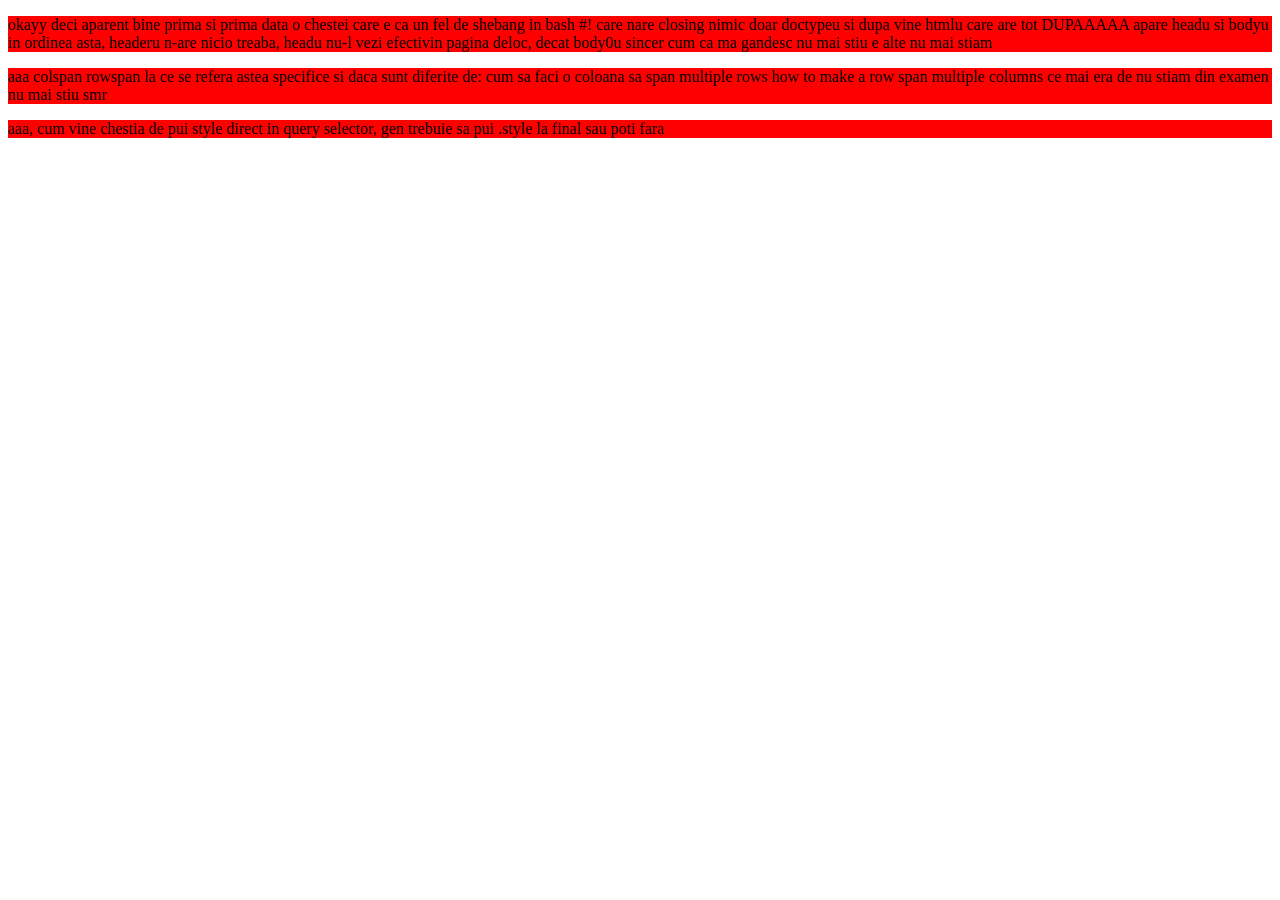
<file: exam-notes-messin-around/freakin-html-aparent-nuj/index.html>
<!DOCTYPE html>
<html lang="en">

<head>
    <meta charset="UTF-8">
    <meta name="viewport" content="width=device-width, initial-scale=1.0">
    <script src="https://ajax.googleapis.com/ajax/libs/jquery/3.7.1/jquery.min.js"></script>
    <title>lol</title>
</head>

<body>
    <p>
        okayy deci aparent bine prima si prima data o chestei care e ca un fel de shebang in bash #!
        care nare closing nimic doar doctypeu
        si dupa vine htmlu care are tot
        DUPAAAAA apare headu si bodyu in ordinea asta, headeru n-are nicio treaba, headu nu-l vezi efectivin pagina
        deloc,
        decat body0u
        sincer cum ca ma gandesc nu mai stiu e alte nu mai stiam
    </p>

    <p>
        aaa
        colspan

        rowspan

        la ce se refera astea specifice si daca sunt diferite de:
        cum sa faci o coloana sa span multiple rows
        how to make a row span multiple columns

        ce mai era de nu stiam din examen
        nu mai stiu smr

    </p>

    <p>
        aaa, cum vine chestia de pui style direct in query selector, gen trebuie sa pui .style la final sau poti fara
    </p>


    <script src="js.js"></script>
</body>

</html>
</file>
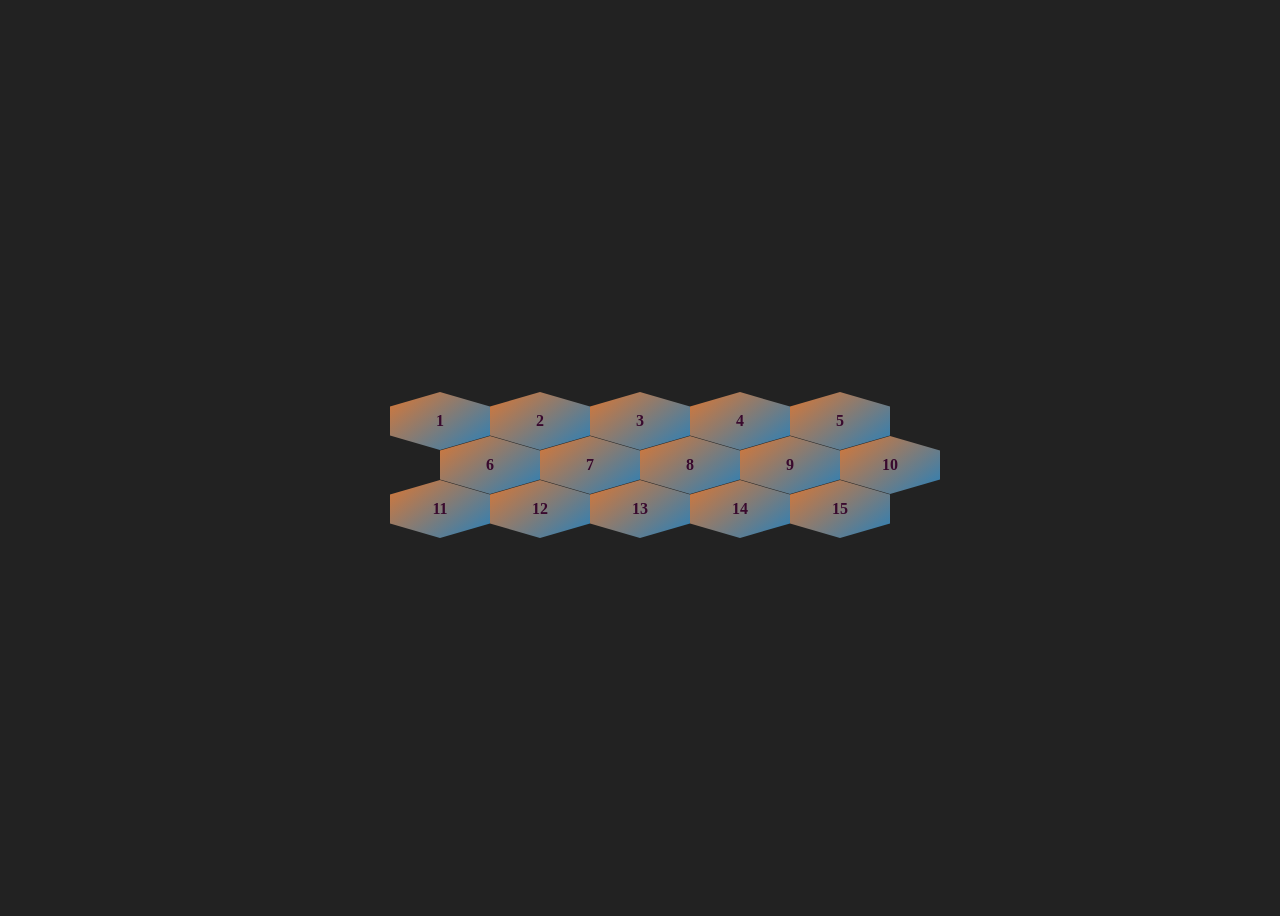
<file: l2/l2_1.html>
<!DOCTYPE html>
<html lang="en">

<head>
    <meta charset="UTF-8">
    <meta name="viewport" content="width=device-width, initial-scale=1.0">
    <title>Hexagon Grid</title>
    <link rel="stylesheet" href="l2_1.css">
</head>

<body>
    <div class="hex-grid">
        <div class="hex">1</div>
        <div class="hex">2</div>
        <div class="hex">3</div>
        <div class="hex">4</div>
        <div class="hex">5</div>

        <div class="hex row-offset">6</div>
        <div class="hex row-offset">7</div>
        <div class="hex row-offset">8</div>
        <div class="hex row-offset">9</div>
        <div class="hex row-offset">10</div>

        <div class="hex">11</div>
        <div class="hex">12</div>
        <div class="hex">13</div>
        <div class="hex">14</div>
        <div class="hex">15</div>
    </div>
</body>

</html>
</file>
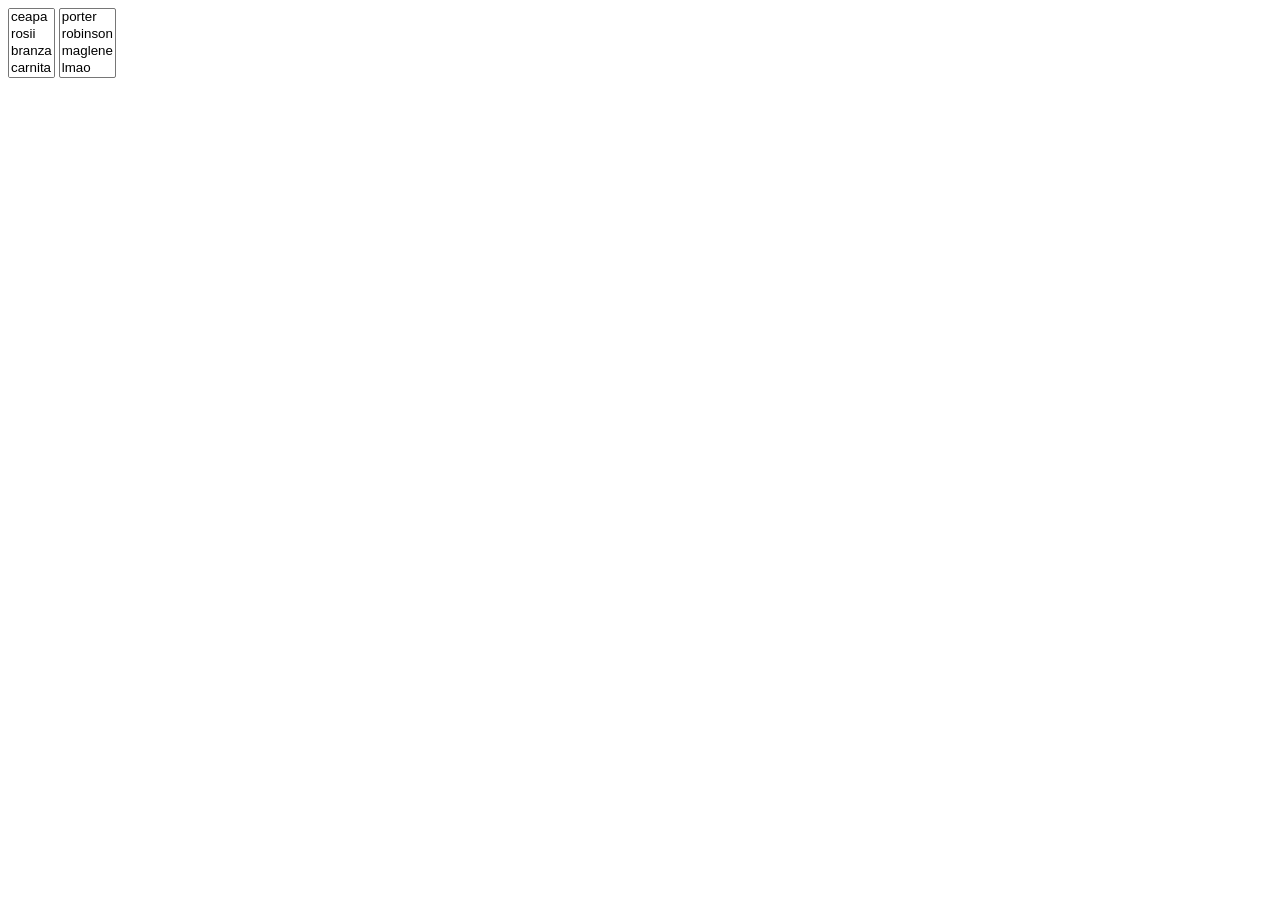
<file: l4-sau-5-idk/nasa.html>
<!DOCTYPE html>
<html lang="en">

<head>
    <meta charset="UTF-8">
    <meta name="viewport" content="width=device-width, initial-scale=1.0">
    <title>ca un todo list</title>
</head>

<body>

    <select name="sel1" id="sel1" multiple ondblclick="moveItem('sel1', 'sel2')">
        <option value="1" class="fromsel1">ceapa</option>
        <option value="2" class="fromsel1">rosii</option>
        <option value="3" class="fromsel1">branza</option>
        <option value="4" class="fromsel1">carnita</option>
        <option value="5" class="fromsel1">sjmen</option>
    </select>

    <select name="sel2" id="sel2" multiple ondblclick="moveItem('sel2', 'sel1')">
        <option value="1" class="fromsel2">porter</option>
        <option value="2" class="fromsel2">robinson</option>
        <option value="3" class="fromsel2">maglene</option>
        <option value="4" class="fromsel2">lmao</option>
    </select>


    <script src="nasa.js"></script>
</body>

</html>
</file>
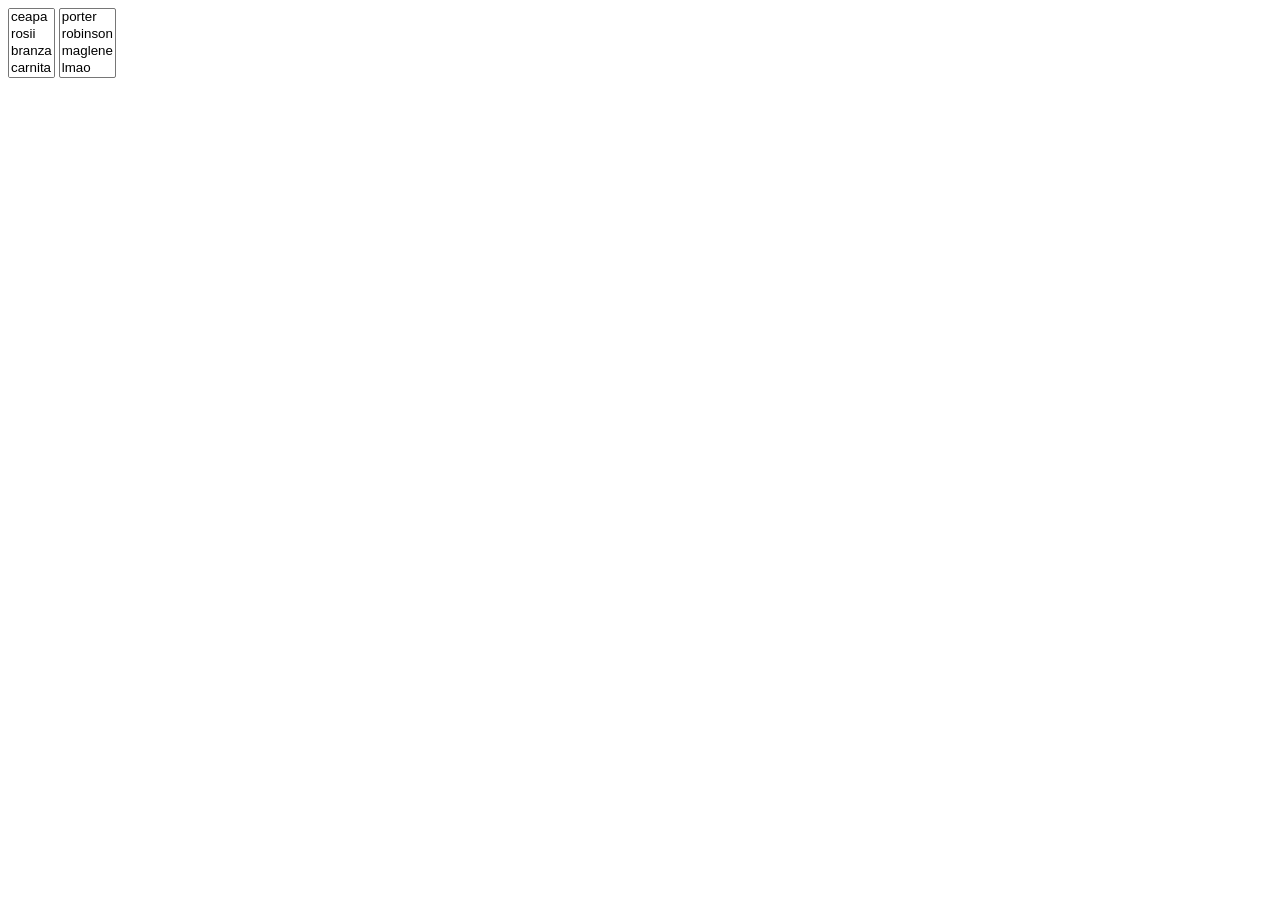
<file: l6/jquery.html>
<!DOCTYPE html>
<html lang="en">

<head>
    <meta charset="UTF-8">
    <meta name="viewport" content="width=device-width, initial-scale=1.0">
    <title>jquery incercam</title>
    <script src="https://ajax.googleapis.com/ajax/libs/jquery/3.7.1/jquery.min.js"></script>
</head>

<body>

    <select name="sel1" id="sel1" multiple>
        <option value="1" class="fromsel1">ceapa</option>
        <option value="2" class="fromsel1">rosii</option>
        <option value="3" class="fromsel1">branza</option>
        <option value="4" class="fromsel1">carnita</option>
        <option value="5" class="fromsel1">sjmen</option>
    </select>

    <select name="sel2" id="sel2" multiple>
        <option value="1" class="fromsel2">porter</option>
        <option value="2" class="fromsel2">robinson</option>
        <option value="3" class="fromsel2">maglene</option>
        <option value="4" class="fromsel2">lmao</option>
    </select>


    <script src="querycu-j.js"></script>
</body>

</html>
</file>
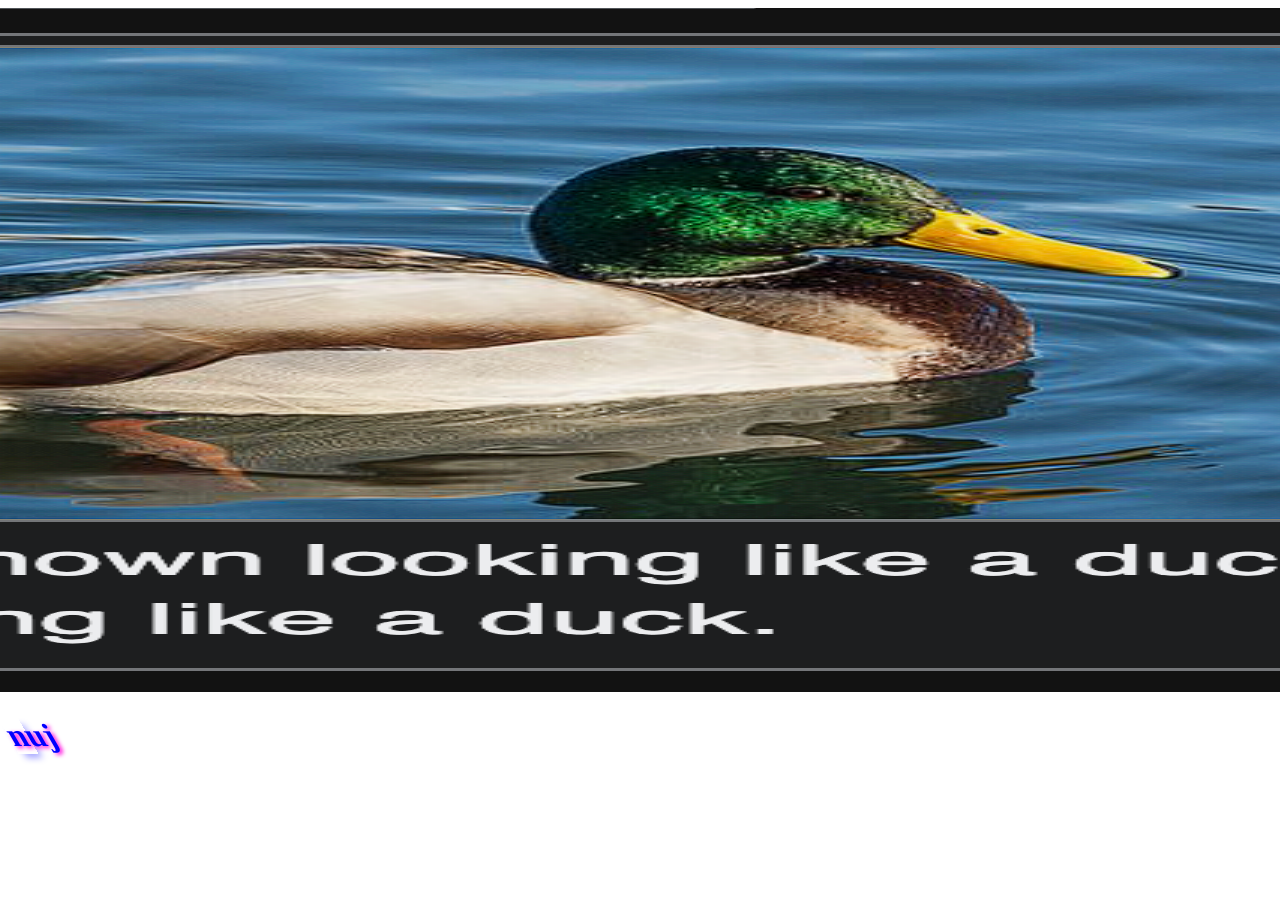
<file: exam-notes-messin-around/css-js/poza.html>
<!DOCTYPE html>
<html lang="en">

<head>
    <meta charset="UTF-8">
    <meta name="viewport" content="width=device-width, initial-scale=1.0">
    <link rel="stylesheet" href="poza.css">
    <title>strechty</title>
</head>

<body>

    <img src="ratusca.png" alt="ratoi">

    <h1>nuj</h1>

</body>

</html>
</file>
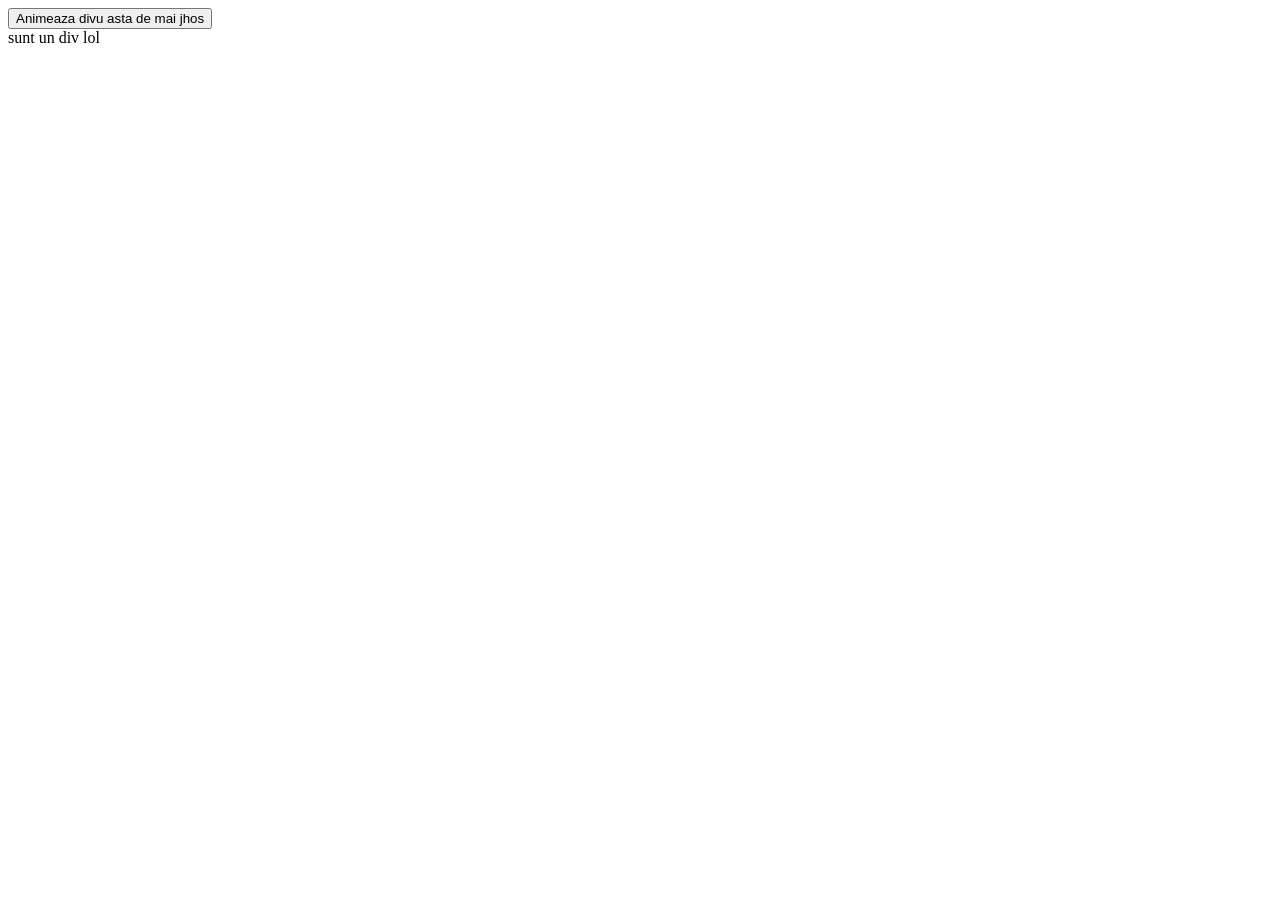
<file: exam-notes-messin-around/jquery/animatie-crazy.html>
<!DOCTYPE html>
<html lang="en">

<head>
    <meta charset="UTF-8">
    <meta name="viewport" content="width=device-width, initial-scale=1.0">
    <script src="https://ajax.googleapis.com/ajax/libs/jquery/3.7.1/jquery.min.js"></script>
    <title>O animatie insane</title>
</head>

<body>
    <button type="button">Animeaza divu asta de mai jhos</button>

    <div id="div1">sunt un div lol</div>


    <script src="animatie-crazy.js"></script>
</body>

</html>
</file>
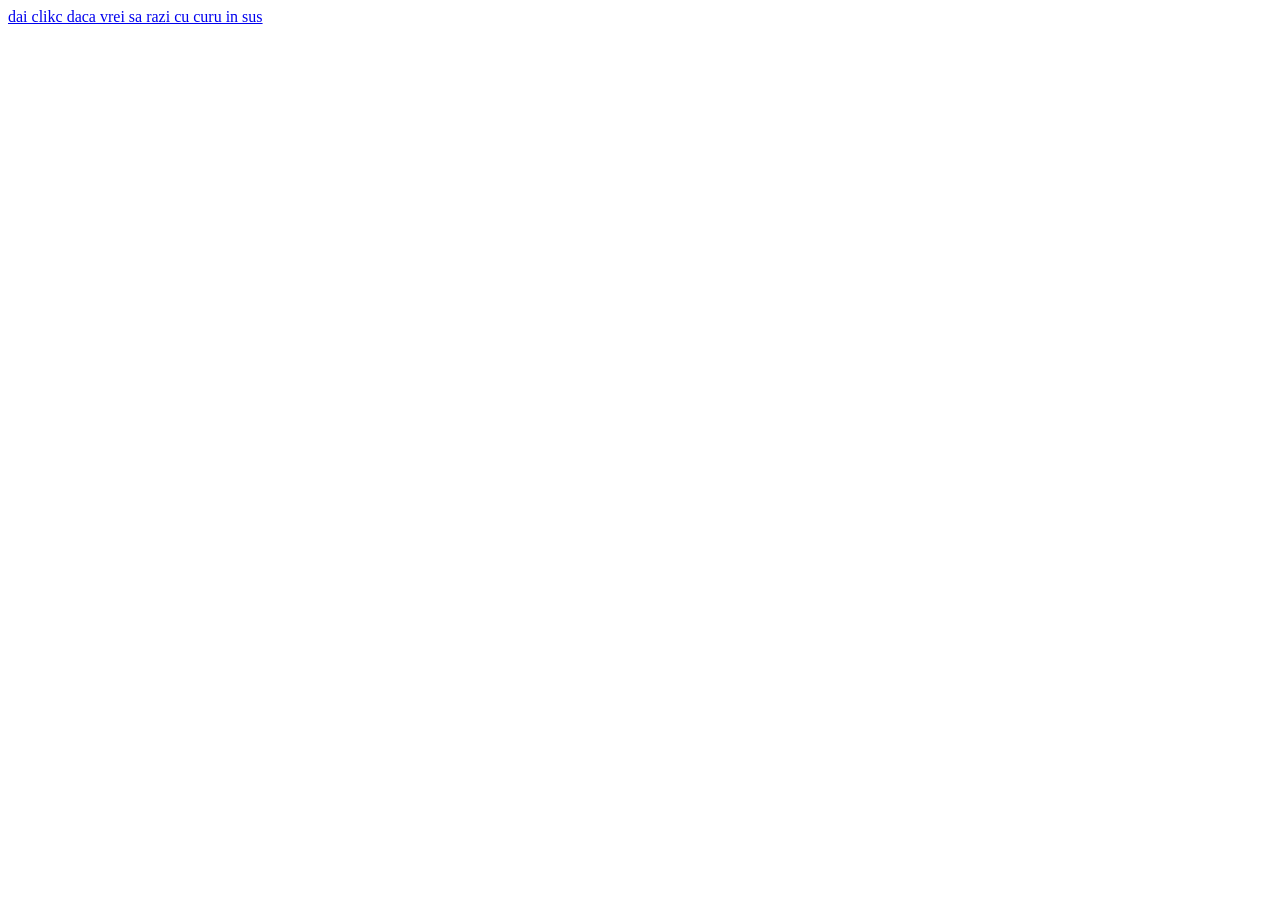
<file: exam-notes-messin-around/jquery/attr.html>
<!DOCTYPE html>
<html lang="en">

<head>
    <meta charset="UTF-8">
    <meta name="viewport" content="width=device-width, initial-scale=1.0">
    <script src="https://ajax.googleapis.com/ajax/libs/jquery/3.7.1/jquery.min.js"></script>
    <title>fani</title>
</head>

<body>
    <a href="https://www.lmao.com" id="id1" target="_blank">dai clikc daca vrei sa razi cu curu in sus</a>

    <script src="attr.js"></script>
</body>

</html>
</file>
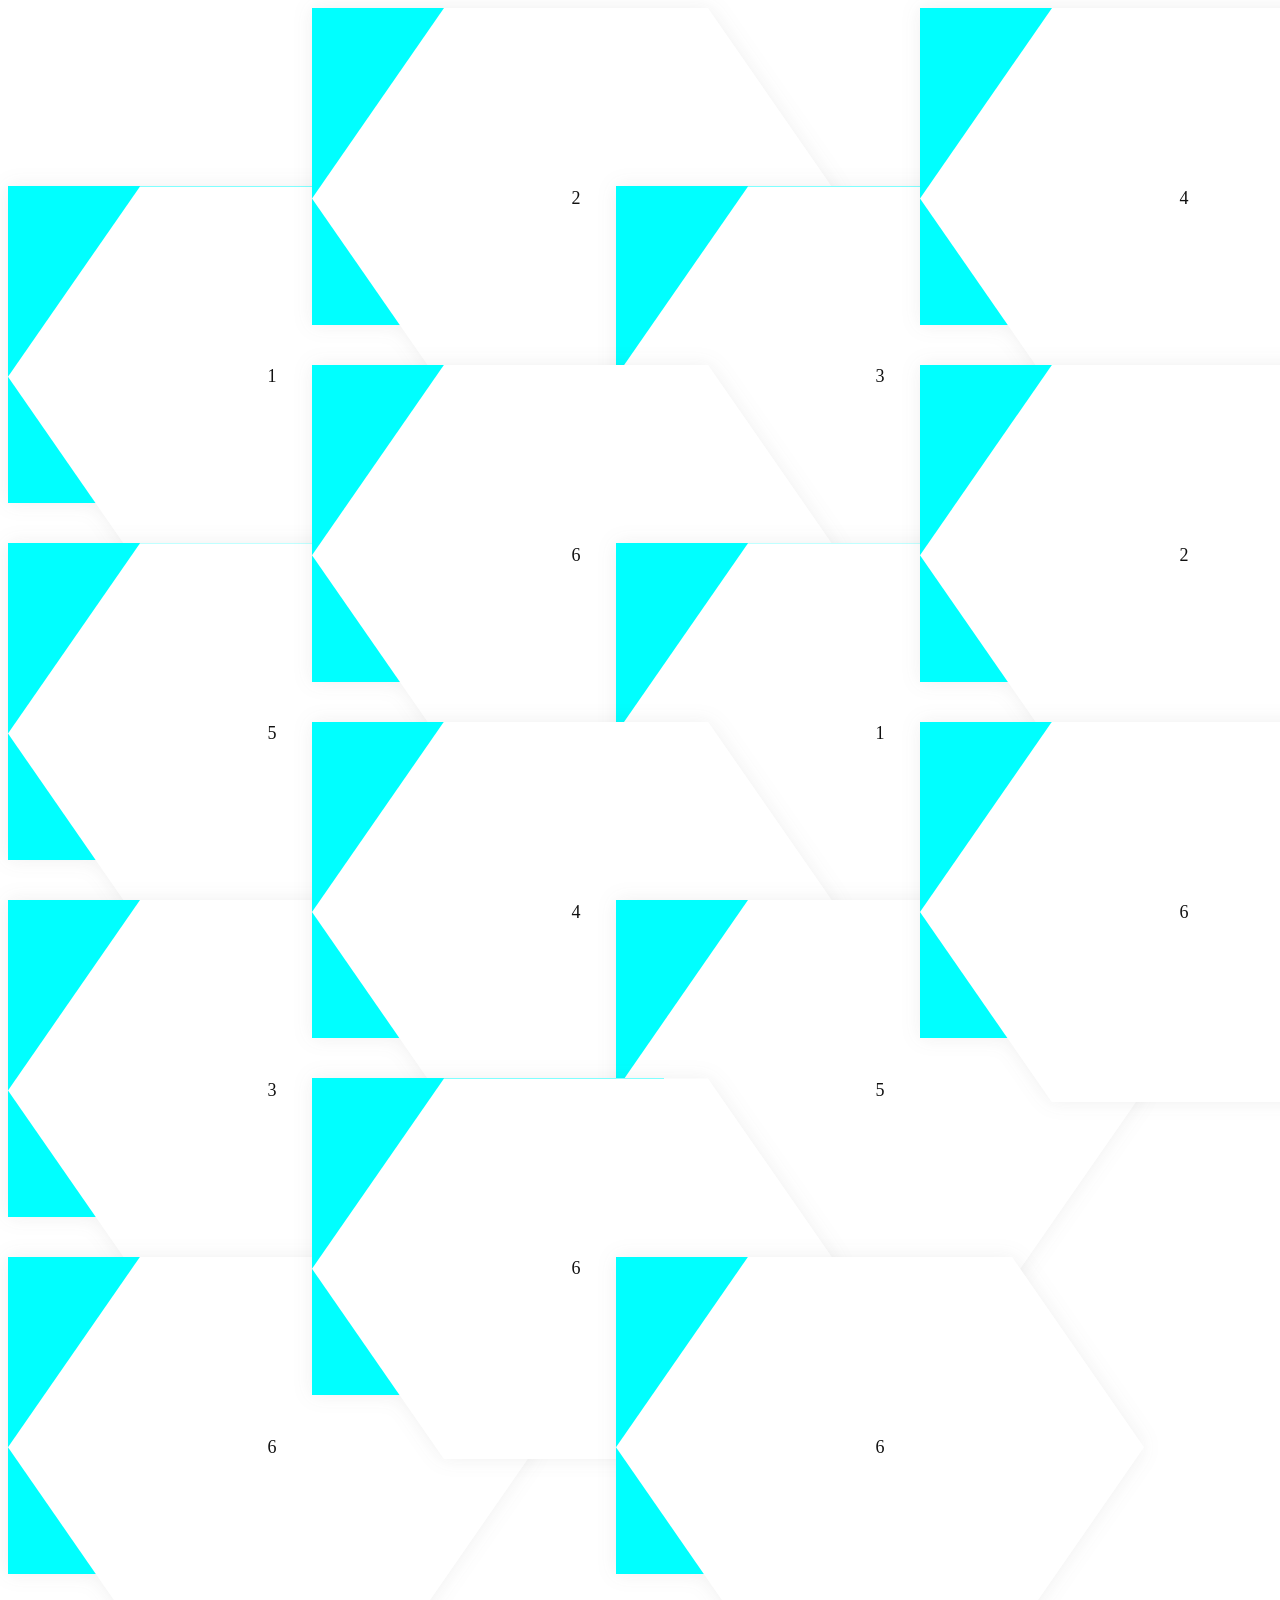
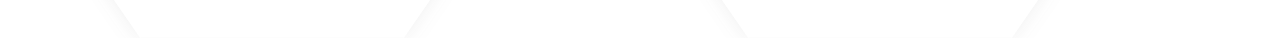
<file: l2/wat/l2.html>
<!DOCTYPE html>
<html lang="en">

<head>
    <meta charset="UTF-8">
    <meta name="viewport" content="width=device-width, initial-scale=1.0">
    <title>Lab 2 cu animatii 3d kkt</title>
    <link rel="stylesheet" href="l2.css">

</head>

<body>

    <ul class="hex-grid__list">
        <li class="hex-grid__item">
            <div class="hex-grid__content">1</div>
        </li>
        <li class="hex-grid__item">
            <div class="hex-grid__content">2</div>
        </li>
        <li class="hex-grid__item">
            <div class="hex-grid__content">3</div>
        </li>
        <li class="hex-grid__item">
            <div class="hex-grid__content">4</div>
        </li>
        <li class="hex-grid__item">
            <div class="hex-grid__content">5</div>
        </li>
        <li class="hex-grid__item">
            <div class="hex-grid__content">6</div>
        </li>

        <li class="hex-grid__item">
            <div class="hex-grid__content">1</div>
        </li>
        <li class="hex-grid__item">
            <div class="hex-grid__content">2</div>
        </li>
        <li class="hex-grid__item">
            <div class="hex-grid__content">3</div>
        </li>
        <li class="hex-grid__item">
            <div class="hex-grid__content">4</div>
        </li>
        <li class="hex-grid__item">
            <div class="hex-grid__content">5</div>
        </li>
        <li class="hex-grid__item">
            <div class="hex-grid__content">6</div>
        </li>
        <li class="hex-grid__item">
            <div class="hex-grid__content">6</div>
        </li>
        <li class="hex-grid__item">
            <div class="hex-grid__content">6</div>
        </li>
        <li class="hex-grid__item">
            <div class="hex-grid__content">6</div>
        </li>



    </ul>

</body>

</html>
</file>
<file: l2/l2_1.css>
body {
    display: flex;
    justify-content: center;
    align-items: center;
    height: 100vh;
    background-color: #222;
    perspective: 800px;
}

.hex-grid {
    display: grid;
    grid-template-columns: repeat(5, 100px);
    gap: 0px;
    position: relative;
    grid-auto-rows: 44px;
}

.hex {
    width: 100px;
    height: 58px;
    background: linear-gradient(145deg, #db7734, #2980b9);
    position: relative;
    margin: 0px 0px;
    display: flex;
    align-items: center;
    justify-content: center;
    color: rgb(57, 9, 46);
    font-weight: bold;
    clip-path: polygon(50% 0%, 100% 25%, 100% 75%, 50% 100%, 0% 75%, 0% 25%);
    transition: transform 0.3s ease-in-out;
}

.row-offset {
    margin-left: 50px;
}

.hex:nth-child(odd):hover {
    animation: popOut 0.3s ease-in-out forwards;
}

.hex:nth-child(even):hover {
    animation: popIn 0.3s ease-in-out forwards;
}

@keyframes popOut {

    50% {
        transform: translateY(-10px) scale(1.1);
    }

    100% {
        transform: translateY(-5px) scale(1.05);
    }
}

@keyframes popIn {
    50% {
        transform: translateY(10px) scale(0.9);
    }

    100% {
        transform: translateY(5px) scale(0.95);
    }
}
</file>
<file: exam-notes-messin-around/css-js/poza.css>
img {
    transform: scale(3, 1);
}

h1 {
    color: blue;
    transform: skewX(30deg);
    width: 20px;
    transition: width 1s, transform 1s;
    animation: move 2s;
    text-shadow: 2px 2px 4px #ff00dd;
    box-shadow: 4px 6px 6px -2px #aaaaff;
}


h1:hover {
    width: 100px;
    transform: rotate(90deg);
    animation: move 2s;
}

@keyframes move {
    0% {
        left: 100px;
    }

    40% {
        left: 130px;
    }

    100% {
        left: 150px;
    }
}
</file>
<file: l2/wat/l2.css>
.hex-grid__item, .hex-grid__content, hex-grid__list {
  background-color: aqua;
}

.hex-grid {
  display: flex;
  justify-content: center;
}
.hex-grid__list {
  --amount: 5;
  position: relative;
  padding: 0;
  margin: 0;
  list-style-type: none;
  display: grid;
  grid-template-columns: repeat(var(--amount), 1fr 2fr) 1fr;
  grid-gap: 2.5rem 5rem;
}
.hex-grid__item {
  position: relative;
  grid-column: 1/span 3;
  grid-row: calc(var(--counter) + var(--counter))/span 2;
  filter: drop-shadow(0 0 10px rgba(68, 68, 68, 0.08));
  height: 0;
  padding-bottom: 90%;
}
.hex-grid__content {
  position: absolute;
  height: 100%;
  width: 100%;
  font-size: 1.125rem;
  color: #111111;
  background-color: white;
  clip-path: polygon(75% 0, 100% 50%, 75% 100%, 25% 100%, 0 50%, 25% 0);
  display: flex;
  flex-direction: column;
  justify-content: center;
  align-items: center;
  padding: 2rem 25%;
  text-decoration: none;
  text-align: center;
  transition: transform 0.24s ease-out;
}

@media screen and (min-width: 1440px) {
  .hex-grid__list {
    --amount: 5;
    --counter: 1;
  }
  .hex-grid__item:nth-of-type(5n + 1) {
    grid-column: 1/span 3;
  }
  .hex-grid__item:nth-of-type(5n + 2) {
    grid-column: 3/span 3;
    grid-row: calc(var(--counter) + var(--counter) - 1)/span 2;
  }
  .hex-grid__item:nth-of-type(5n + 3) {
    grid-column: 5/span 3;
  }
  .hex-grid__item:nth-of-type(5n + 4) {
    grid-column: 7/span 3;
    grid-row: calc(var(--counter) + var(--counter) - 1)/span 2;
  }
  .hex-grid__item:nth-of-type(5n + 5) {
    grid-column: 9/span 3;
  }
  .hex-grid__item:nth-of-type(n + 6) {
    --counter: 2;
  }
  .hex-grid__item:nth-of-type(n + 11) {
    --counter: 3;
  }
  .hex-grid__item:nth-of-type(n + 16) {
    --counter: 4;
  }
  .hex-grid__item:nth-of-type(n + 21) {
    --counter: 5;
  }
  .hex-grid__item:nth-of-type(n + 26) {
    --counter: 6;
  }
  .hex-grid__item:nth-of-type(n + 31) {
    --counter: 7;
  }
  .hex-grid__item:nth-of-type(n + 36) {
    --counter: 8;
  }
  .hex-grid__item:nth-of-type(n + 41) {
    --counter: 9;
  }
  .hex-grid__item:nth-of-type(n + 46) {
    --counter: 10;
  }
  .hex-grid__item:nth-of-type(n + 51) {
    --counter: 11;
  }
  .hex-grid__item:nth-of-type(n + 56) {
    --counter: 12;
  }
  .hex-grid__item:nth-of-type(n + 61) {
    --counter: 13;
  }
  .hex-grid__item:nth-of-type(n + 66) {
    --counter: 14;
  }
  .hex-grid__item:nth-of-type(n + 71) {
    --counter: 15;
  }
  .hex-grid__item:nth-of-type(n + 76) {
    --counter: 16;
  }
  .hex-grid__item:nth-of-type(n + 81) {
    --counter: 17;
  }
  .hex-grid__item:nth-of-type(n + 86) {
    --counter: 18;
  }
  .hex-grid__item:nth-of-type(n + 91) {
    --counter: 19;
  }
  .hex-grid__item:nth-of-type(n + 96) {
    --counter: 20;
  }
  .hex-grid__item:nth-of-type(n + 101) {
    --counter: 21;
  }
}
@media screen and (min-width: 1120px) and (max-width: 1439px) {
  .hex-grid__list {
    --amount: 4;
    --counter: 1;
  }
  .hex-grid__item:nth-of-type(4n + 1) {
    grid-column: 1/span 3;
  }
  .hex-grid__item:nth-of-type(4n + 2) {
    grid-column: 3/span 3;
    grid-row: calc(var(--counter) + var(--counter) - 1)/span 2;
  }
  .hex-grid__item:nth-of-type(4n + 3) {
    grid-column: 5/span 3;
  }
  .hex-grid__item:nth-of-type(4n + 4) {
    grid-column: 7/span 3;
    grid-row: calc(var(--counter) + var(--counter) - 1)/span 2;
  }
  .hex-grid__item:nth-of-type(n + 5) {
    --counter: 2;
  }
  .hex-grid__item:nth-of-type(n + 9) {
    --counter: 3;
  }
  .hex-grid__item:nth-of-type(n + 13) {
    --counter: 4;
  }
  .hex-grid__item:nth-of-type(n + 17) {
    --counter: 5;
  }
  .hex-grid__item:nth-of-type(n + 21) {
    --counter: 6;
  }
  .hex-grid__item:nth-of-type(n + 25) {
    --counter: 7;
  }
  .hex-grid__item:nth-of-type(n + 29) {
    --counter: 8;
  }
  .hex-grid__item:nth-of-type(n + 33) {
    --counter: 9;
  }
  .hex-grid__item:nth-of-type(n + 37) {
    --counter: 10;
  }
  .hex-grid__item:nth-of-type(n + 41) {
    --counter: 11;
  }
  .hex-grid__item:nth-of-type(n + 45) {
    --counter: 12;
  }
  .hex-grid__item:nth-of-type(n + 49) {
    --counter: 13;
  }
  .hex-grid__item:nth-of-type(n + 53) {
    --counter: 14;
  }
  .hex-grid__item:nth-of-type(n + 57) {
    --counter: 15;
  }
  .hex-grid__item:nth-of-type(n + 61) {
    --counter: 16;
  }
  .hex-grid__item:nth-of-type(n + 65) {
    --counter: 17;
  }
  .hex-grid__item:nth-of-type(n + 69) {
    --counter: 18;
  }
  .hex-grid__item:nth-of-type(n + 73) {
    --counter: 19;
  }
  .hex-grid__item:nth-of-type(n + 77) {
    --counter: 20;
  }
  .hex-grid__item:nth-of-type(n + 81) {
    --counter: 21;
  }
}
@media screen and (min-width: 840px) and (max-width: 1119px) {
  .hex-grid__list {
    --amount: 3;
    --counter: 1;
    grid-gap: 1.5rem 3rem;
  }
  .hex-grid__item:nth-of-type(3n + 1) {
    grid-column: 1/span 3;
  }
  .hex-grid__item:nth-of-type(3n + 2) {
    grid-column: 3/span 3;
    grid-row: calc(var(--counter) + var(--counter) - 1)/span 2;
  }
  .hex-grid__item:nth-of-type(3n + 3) {
    grid-column: 5/span 3;
  }
  .hex-grid__item:nth-of-type(n + 4) {
    --counter: 2;
  }
  .hex-grid__item:nth-of-type(n + 7) {
    --counter: 3;
  }
  .hex-grid__item:nth-of-type(n + 10) {
    --counter: 4;
  }
  .hex-grid__item:nth-of-type(n + 13) {
    --counter: 5;
  }
  .hex-grid__item:nth-of-type(n + 16) {
    --counter: 6;
  }
  .hex-grid__item:nth-of-type(n + 19) {
    --counter: 7;
  }
  .hex-grid__item:nth-of-type(n + 22) {
    --counter: 8;
  }
  .hex-grid__item:nth-of-type(n + 25) {
    --counter: 9;
  }
  .hex-grid__item:nth-of-type(n + 28) {
    --counter: 10;
  }
  .hex-grid__item:nth-of-type(n + 31) {
    --counter: 11;
  }
  .hex-grid__item:nth-of-type(n + 34) {
    --counter: 12;
  }
  .hex-grid__item:nth-of-type(n + 37) {
    --counter: 13;
  }
  .hex-grid__item:nth-of-type(n + 40) {
    --counter: 14;
  }
  .hex-grid__item:nth-of-type(n + 43) {
    --counter: 15;
  }
  .hex-grid__item:nth-of-type(n + 46) {
    --counter: 16;
  }
  .hex-grid__item:nth-of-type(n + 49) {
    --counter: 17;
  }
  .hex-grid__item:nth-of-type(n + 52) {
    --counter: 18;
  }
  .hex-grid__item:nth-of-type(n + 55) {
    --counter: 19;
  }
  .hex-grid__item:nth-of-type(n + 58) {
    --counter: 20;
  }
  .hex-grid__item:nth-of-type(n + 61) {
    --counter: 21;
  }
}
@media screen and (min-width: 480px) and (max-width: 839px) {
  .hex-grid__list {
    --amount: 2;
    --counter: 1;
    grid-gap: 1.5rem 3rem;
  }
  .hex-grid__item:nth-of-type(2n + 1) {
    grid-column: 1/span 3;
  }
  .hex-grid__item:nth-of-type(2n + 2) {
    grid-column: 3/span 3;
    grid-row: calc(var(--counter) + var(--counter) - 1)/span 2;
  }
  .hex-grid__item:nth-of-type(n + 3) {
    --counter: 2;
  }
  .hex-grid__item:nth-of-type(n + 5) {
    --counter: 3;
  }
  .hex-grid__item:nth-of-type(n + 7) {
    --counter: 4;
  }
  .hex-grid__item:nth-of-type(n + 9) {
    --counter: 5;
  }
  .hex-grid__item:nth-of-type(n + 11) {
    --counter: 6;
  }
  .hex-grid__item:nth-of-type(n + 13) {
    --counter: 7;
  }
  .hex-grid__item:nth-of-type(n + 15) {
    --counter: 8;
  }
  .hex-grid__item:nth-of-type(n + 17) {
    --counter: 9;
  }
  .hex-grid__item:nth-of-type(n + 19) {
    --counter: 10;
  }
  .hex-grid__item:nth-of-type(n + 21) {
    --counter: 11;
  }
  .hex-grid__item:nth-of-type(n + 23) {
    --counter: 12;
  }
  .hex-grid__item:nth-of-type(n + 25) {
    --counter: 13;
  }
  .hex-grid__item:nth-of-type(n + 27) {
    --counter: 14;
  }
  .hex-grid__item:nth-of-type(n + 29) {
    --counter: 15;
  }
  .hex-grid__item:nth-of-type(n + 31) {
    --counter: 16;
  }
  .hex-grid__item:nth-of-type(n + 33) {
    --counter: 17;
  }
  .hex-grid__item:nth-of-type(n + 35) {
    --counter: 18;
  }
  .hex-grid__item:nth-of-type(n + 37) {
    --counter: 19;
  }
  .hex-grid__item:nth-of-type(n + 39) {
    --counter: 20;
  }
  .hex-grid__item:nth-of-type(n + 41) {
    --counter: 21;
  }
}
@media screen and (max-width: 479px) {
  .hex-grid__list {
    --amount: 1;
    grid-gap: 1.5rem 3rem;
  }
}

/*# sourceMappingURL=l2.css.map */
</file>
